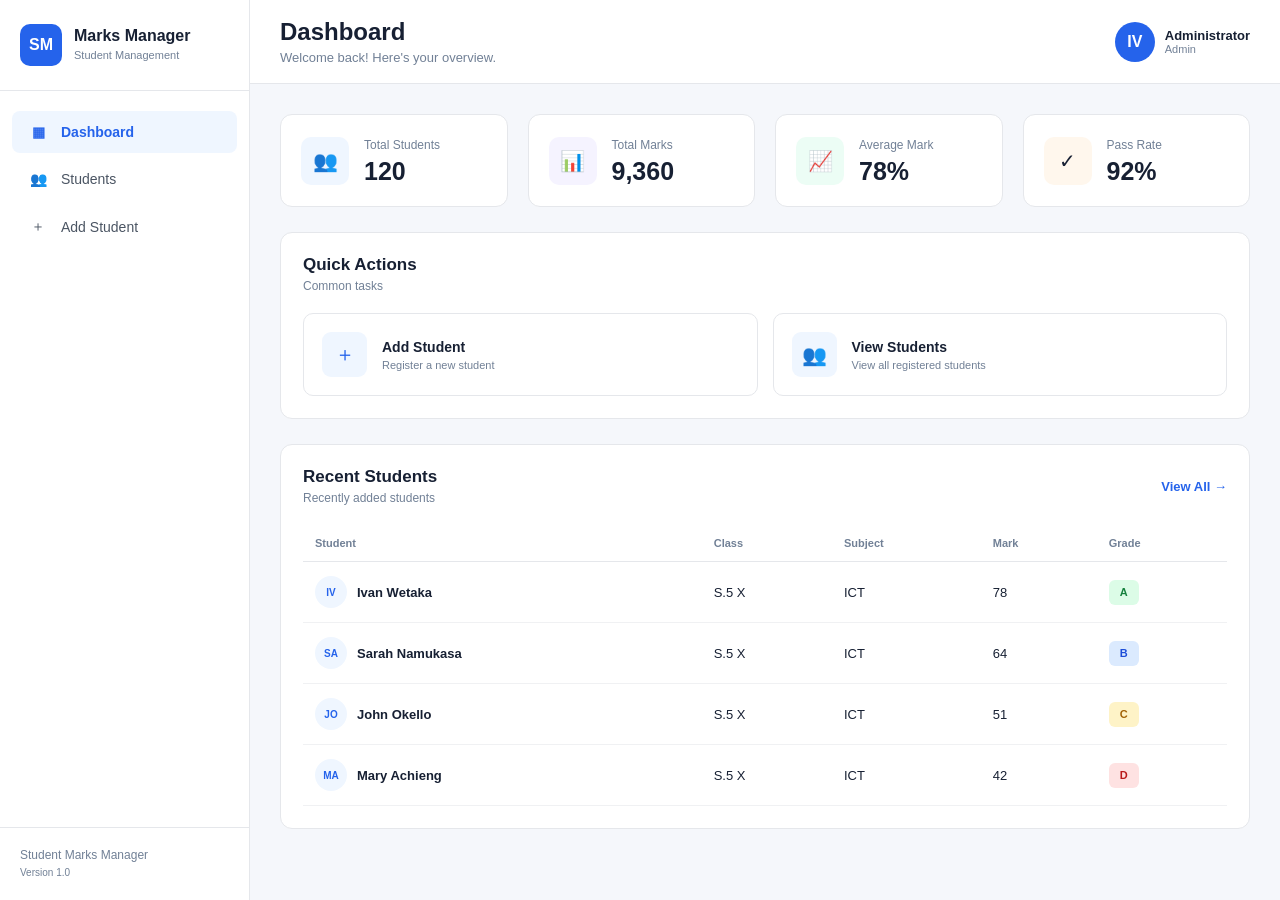
<file: index.html>
<!DOCTYPE html>
<html lang="en">
<head>
    <meta charset="UTF-8">
    <meta name="viewport" content="width=device-width, initial-scale=1.0">

    <title>Student Marks Manager</title>

    <link rel="stylesheet" href="css/style.css">
</head>

<body>

    <!-- Sidebar -->
    <aside class="sidebar" id="sidebar">

        <div class="logo">
            <div class="logo-icon">SM</div>
            <div>
                <h2>Marks Manager</h2>
                <span>Student Management</span>
            </div>
        </div>

        <nav class="navigation">

            <a href="index.html" class="nav-link active">
                <span>▦</span>
                Dashboard
            </a>

            <a href="students.html" class="nav-link">
                <span>👥</span>
                Students
            </a>

            <a href="add-student.html" class="nav-link">
                <span>＋</span>
                Add Student
            </a>

        </nav>

        <div class="sidebar-footer">
            <p>Student Marks Manager</p>
            <small>Version 1.0</small>
        </div>

    </aside>


    <!-- Main Content -->
    <main class="main-content">

        <!-- Top Bar -->
        <header class="topbar">

            <button class="menu-btn" id="menuBtn">
                ☰
            </button>

            <div>
                <h1>Dashboard</h1>
                <p>Welcome back! Here's your overview.</p>
            </div>

            <div class="profile">
                <div class="profile-avatar">IV</div>

                <div class="profile-info">
                    <strong>Administrator</strong>
                    <span>Admin</span>
                </div>
            </div>

        </header>


        <!-- Dashboard -->
        <section class="dashboard">

            <!-- Statistics -->
            <div class="stats-grid">

                <div class="stat-card">
                    <div class="stat-icon students-icon">👥</div>

                    <div>
                        <span>Total Students</span>
                        <h2>120</h2>
                    </div>
                </div>


                <div class="stat-card">
                    <div class="stat-icon marks-icon">📊</div>

                    <div>
                        <span>Total Marks</span>
                        <h2>9,360</h2>
                    </div>
                </div>


                <div class="stat-card">
                    <div class="stat-icon average-icon">📈</div>

                    <div>
                        <span>Average Mark</span>
                        <h2>78%</h2>
                    </div>
                </div>


                <div class="stat-card">
                    <div class="stat-icon pass-icon">✓</div>

                    <div>
                        <span>Pass Rate</span>
                        <h2>92%</h2>
                    </div>
                </div>

            </div>


            <!-- Quick Actions -->
            <section class="section-card">

                <div class="section-header">
                    <div>
                        <h2>Quick Actions</h2>
                        <p>Common tasks</p>
                    </div>
                </div>

                <div class="quick-actions">

                    <a href="add-student.html" class="action-card">
                        <div class="action-icon">＋</div>

                        <div>
                            <h3>Add Student</h3>
                            <p>Register a new student</p>
                        </div>
                    </a>


                    <a href="students.html" class="action-card">
                        <div class="action-icon">👥</div>

                        <div>
                            <h3>View Students</h3>
                            <p>View all registered students</p>
                        </div>
                    </a>

                </div>

            </section>


            <!-- Recent Students -->
            <section class="section-card">

                <div class="section-header">

                    <div>
                        <h2>Recent Students</h2>
                        <p>Recently added students</p>
                    </div>

                    <a href="students.html" class="view-all">
                        View All →
                    </a>

                </div>


                <div class="table-container">

                    <table>

                        <thead>
                            <tr>
                                <th>Student</th>
                                <th>Class</th>
                                <th>Subject</th>
                                <th>Mark</th>
                                <th>Grade</th>
                            </tr>
                        </thead>

                        <tbody>

                            <tr>
                                <td>
                                    <div class="student-cell">
                                        <div class="student-avatar">IV</div>
                                        <span>Ivan Wetaka</span>
                                    </div>
                                </td>

                                <td>S.5 X</td>
                                <td>ICT</td>
                                <td>78</td>

                                <td>
                                    <span class="grade grade-a">A</span>
                                </td>
                            </tr>


                            <tr>
                                <td>
                                    <div class="student-cell">
                                        <div class="student-avatar">SA</div>
                                        <span>Sarah Namukasa</span>
                                    </div>
                                </td>

                                <td>S.5 X</td>
                                <td>ICT</td>
                                <td>64</td>

                                <td>
                                    <span class="grade grade-b">B</span>
                                </td>
                            </tr>


                            <tr>
                                <td>
                                    <div class="student-cell">
                                        <div class="student-avatar">JO</div>
                                        <span>John Okello</span>
                                    </div>
                                </td>

                                <td>S.5 X</td>
                                <td>ICT</td>
                                <td>51</td>

                                <td>
                                    <span class="grade grade-c">C</span>
                                </td>
                            </tr>


                            <tr>
                                <td>
                                    <div class="student-cell">
                                        <div class="student-avatar">MA</div>
                                        <span>Mary Achieng</span>
                                    </div>
                                </td>

                                <td>S.5 X</td>
                                <td>ICT</td>
                                <td>42</td>

                                <td>
                                    <span class="grade grade-d">D</span>
                                </td>
                            </tr>

                        </tbody>

                    </table>

                </div>

            </section>

        </section>

    </main>


    <script>

        const menuBtn = document.getElementById("menuBtn");
        const sidebar = document.getElementById("sidebar");

        menuBtn.addEventListener("click", () => {
            sidebar.classList.toggle("open");
        });

    </script>

</body>
</html>
</file>
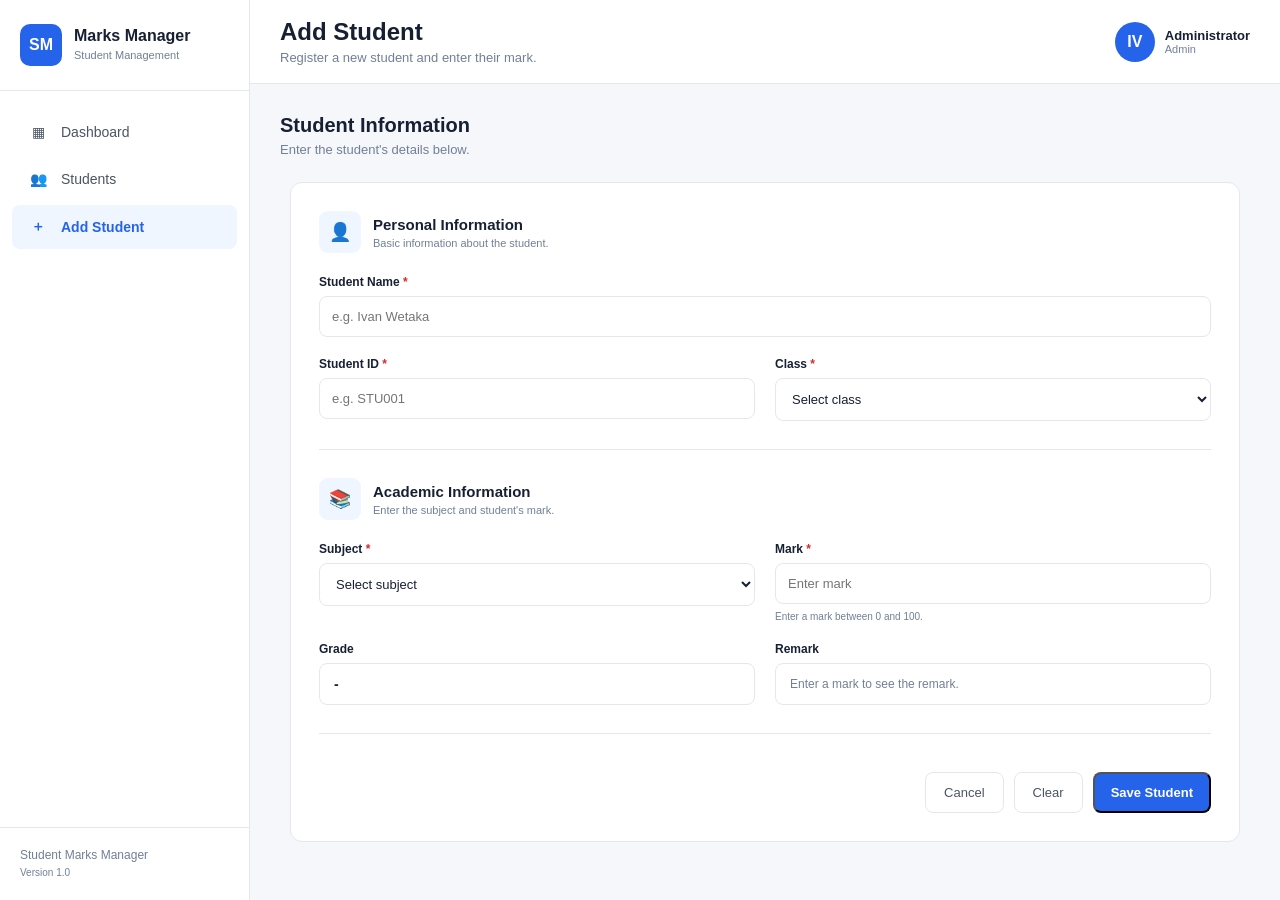
<file: add-student.html>
<!DOCTYPE html>
<html lang="en">
<head>
    <meta charset="UTF-8">
    <meta name="viewport" content="width=device-width, initial-scale=1.0">

    <title>Add Student | Student Marks Manager</title>

    <link rel="stylesheet" href="css/style.css">
</head>

<body>

    <!-- Sidebar -->
    <aside class="sidebar" id="sidebar">

        <div class="logo">

            <div class="logo-icon">
                SM
            </div>

            <div>
                <h2>Marks Manager</h2>
                <span>Student Management</span>
            </div>

        </div>


        <nav class="navigation">

            <a href="index.html" class="nav-link">
                <span>▦</span>
                Dashboard
            </a>

            <a href="students.html" class="nav-link">
                <span>👥</span>
                Students
            </a>

            <a href="add-student.html" class="nav-link active">
                <span>＋</span>
                Add Student
            </a>

        </nav>


        <div class="sidebar-footer">
            <p>Student Marks Manager</p>
            <small>Version 1.0</small>
        </div>

    </aside>


    <!-- Main Content -->
    <main class="main-content">

        <!-- Topbar -->
        <header class="topbar">

            <button class="menu-btn" id="menuBtn">
                ☰
            </button>

            <div>
                <h1>Add Student</h1>
                <p>Register a new student and enter their mark.</p>
            </div>


            <div class="profile">

                <div class="profile-avatar">
                    IV
                </div>

                <div class="profile-info">
                    <strong>Administrator</strong>
                    <span>Admin</span>
                </div>

            </div>

        </header>


        <!-- Page Content -->
        <section class="dashboard">

            <div class="page-heading">

                <div>
                    <h2>Student Information</h2>
                    <p>Enter the student's details below.</p>
                </div>

            </div>


            <!-- Form -->
            <section class="form-card">

                <form id="studentForm">


                    <!-- Personal Information -->

                    <div class="form-section">

                        <div class="form-section-title">

                            <div class="form-section-icon">
                                👤
                            </div>

                            <div>
                                <h3>Personal Information</h3>
                                <p>Basic information about the student.</p>
                            </div>

                        </div>


                        <div class="form-grid">


                            <!-- Student Name -->

                            <div class="form-group full-width">

                                <label for="studentName">
                                    Student Name
                                    <span>*</span>
                                </label>

                                <input
                                    type="text"
                                    id="studentName"
                                    name="studentName"
                                    placeholder="e.g. Ivan Wetaka"
                                    required
                                >

                            </div>


                            <!-- Student ID -->

                            <div class="form-group">

                                <label for="studentId">
                                    Student ID
                                    <span>*</span>
                                </label>

                                <input
                                    type="text"
                                    id="studentId"
                                    name="studentId"
                                    placeholder="e.g. STU001"
                                    required
                                >

                            </div>


                            <!-- Class -->

                            <div class="form-group">

                                <label for="studentClass">
                                    Class
                                    <span>*</span>
                                </label>

                                <select
                                    id="studentClass"
                                    name="studentClass"
                                    required
                                >

                                    <option value="">
                                        Select class
                                    </option>

                                    <option value="S.1">
                                        S.1
                                    </option>

                                    <option value="S.2">
                                        S.2
                                    </option>

                                    <option value="S.3">
                                        S.3
                                    </option>

                                    <option value="S.4">
                                        S.4
                                    </option>

                                    <option value="S.5">
                                        S.5
                                    </option>

                                    <option value="S.6">
                                        S.6
                                    </option>

                                </select>

                            </div>

                        </div>

                    </div>


                    <!-- Academic Information -->

                    <div class="form-section">

                        <div class="form-section-title">

                            <div class="form-section-icon">
                                📚
                            </div>

                            <div>
                                <h3>Academic Information</h3>
                                <p>Enter the subject and student's mark.</p>
                            </div>

                        </div>


                        <div class="form-grid">


                            <!-- Subject -->

                            <div class="form-group">

                                <label for="subject">
                                    Subject
                                    <span>*</span>
                                </label>

                                <select
                                    id="subject"
                                    name="subject"
                                    required
                                >

                                    <option value="">
                                        Select subject
                                    </option>

                                    <option value="Mathematics">
                                        Mathematics
                                    </option>

                                    <option value="ICT">
                                        ICT
                                    </option>

                                    <option value="English">
                                        English
                                    </option>

                                    <option value="Physics">
                                        Physics
                                    </option>

                                    <option value="Biology">
                                        Biology
                                    </option>

                                </select>

                            </div>


                            <!-- Mark -->

                            <div class="form-group">

                                <label for="mark">
                                    Mark
                                    <span>*</span>
                                </label>

                                <input
                                    type="number"
                                    id="mark"
                                    name="mark"
                                    placeholder="Enter mark"
                                    min="0"
                                    max="100"
                                    required
                                >

                                <small>
                                    Enter a mark between 0 and 100.
                                </small>

                            </div>


                            <!-- Grade -->

                            <div class="form-group">

                                <label>
                                    Grade
                                </label>

                                <div
                                    class="grade-preview"
                                    id="gradePreview"
                                >
                                    -
                                </div>

                            </div>


                            <!-- Remark -->

                            <div class="form-group">

                                <label>
                                    Remark
                                </label>

                                <div
                                    class="remark-preview"
                                    id="remarkPreview"
                                >
                                    Enter a mark to see the remark.
                                </div>

                            </div>

                        </div>

                    </div>


                    <!-- Form Buttons -->

                    <div class="form-actions">

                        <button
                            type="button"
                            class="secondary-btn"
                            id="cancelBtn"
                        >
                            Cancel
                        </button>


                        <button
                            type="reset"
                            class="secondary-btn"
                        >
                            Clear
                        </button>


                        <button
                            type="submit"
                            class="primary-btn"
                        >
                            Save Student
                        </button>

                    </div>


                    <!-- Success Message -->

                    <div
                        class="success-message"
                        id="successMessage"
                    >
                        ✓ Student saved successfully!
                    </div>

                </form>

            </section>

        </section>

    </main>


    <script>

        /* =========================
           MOBILE MENU
        ========================= */

        const menuBtn =
            document.getElementById("menuBtn");

        const sidebar =
            document.getElementById("sidebar");


        menuBtn.addEventListener("click", () => {

            sidebar.classList.toggle("open");

        });


        /* =========================
           ELEMENTS
        ========================= */

        const form =
            document.getElementById("studentForm");

        const markInput =
            document.getElementById("mark");

        const gradePreview =
            document.getElementById("gradePreview");

        const remarkPreview =
            document.getElementById("remarkPreview");

        const successMessage =
            document.getElementById("successMessage");

        const cancelBtn =
            document.getElementById("cancelBtn");


        /* =========================
           GRADE CALCULATION
        ========================= */

        function calculateGrade(mark) {

            if (mark === "") {
                return {
                    grade: "-",
                    remark: "Enter a mark to see the remark."
                };
            }


            mark = Number(mark);


            if (mark >= 80) {

                return {
                    grade: "A",
                    remark: "Excellent"
                };

            }


            if (mark >= 70) {

                return {
                    grade: "B",
                    remark: "Very Good"
                };

            }


            if (mark >= 60) {

                return {
                    grade: "C",
                    remark: "Good"
                };

            }


            if (mark >= 50) {

                return {
                    grade: "D",
                    remark: "Pass"
                };

            }


            if (mark >= 40) {

                return {
                    grade: "E",
                    remark: "Weak Pass"
                };

            }


            return {
                grade: "F",
                remark: "Fail"
            };

        }


        /* =========================
           UPDATE GRADE
        ========================= */

        markInput.addEventListener("input", () => {

            const result =
                calculateGrade(markInput.value);


            gradePreview.textContent =
                result.grade;


            remarkPreview.textContent =
                result.remark;


            gradePreview.className =
                "grade-preview";


            if (result.grade !== "-") {

                gradePreview.classList.add(
                    "grade-" +
                    result.grade.toLowerCase()
                );

            }

        });


        /* =========================
           FORM SUBMISSION
        ========================= */

        form.addEventListener("submit", (event) => {

            event.preventDefault();


            successMessage.classList.add("show");


            setTimeout(() => {

                successMessage.classList.remove("show");

            }, 3000);

        });


        /* =========================
           CANCEL
        ========================= */

        cancelBtn.addEventListener("click", () => {

            window.location.href =
                "students.html";

        });

    </script>

</body>
</html>
</file>
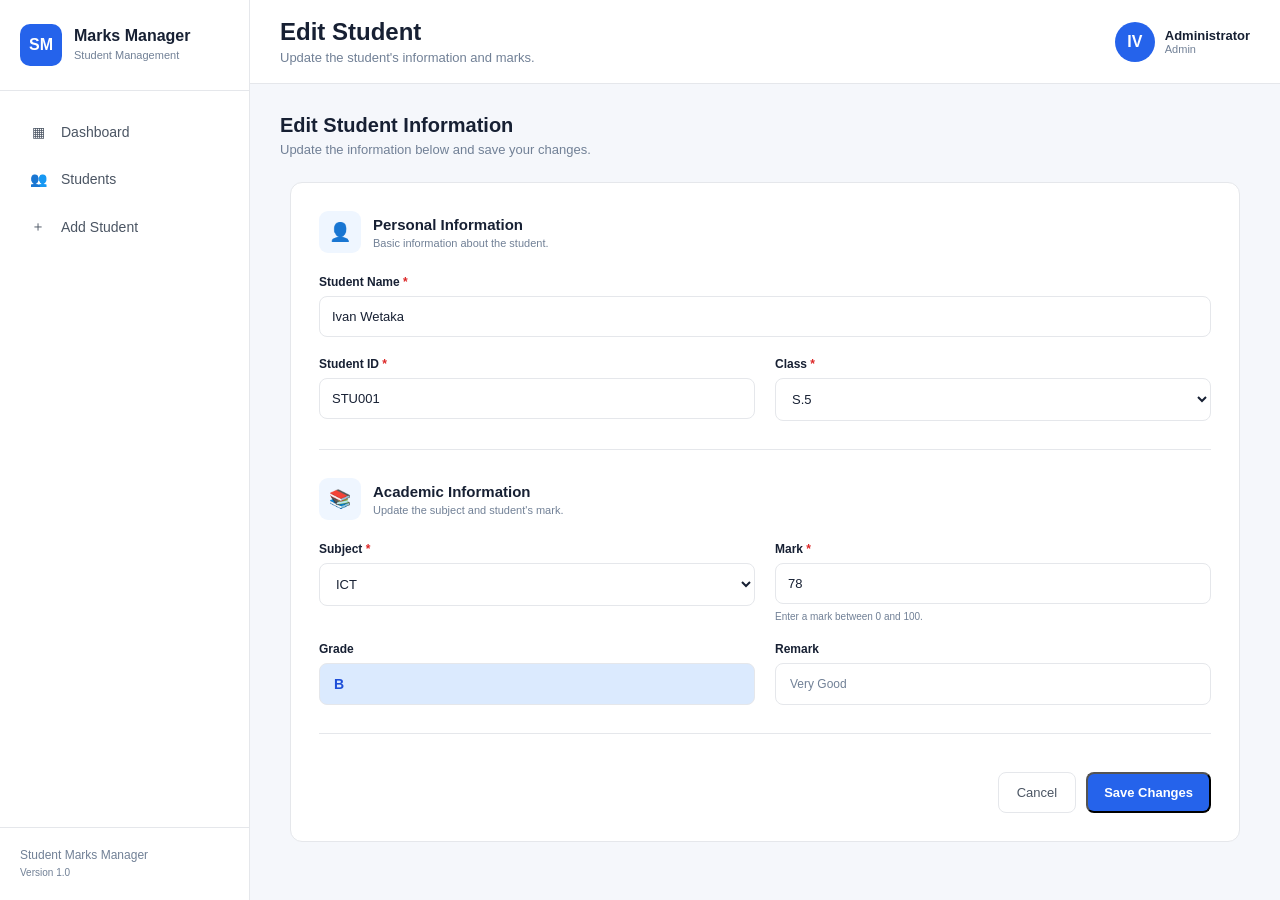
<file: edit-student.html>
<!DOCTYPE html>
<html lang="en">
<head>
    <meta charset="UTF-8">
    <meta name="viewport" content="width=device-width, initial-scale=1.0">

    <title>Edit Student | Student Marks Manager</title>

    <link rel="stylesheet" href="css/style.css">
</head>

<body>

    <!-- Sidebar -->
    <aside class="sidebar" id="sidebar">

        <div class="logo">

            <div class="logo-icon">
                SM
            </div>

            <div>
                <h2>Marks Manager</h2>
                <span>Student Management</span>
            </div>

        </div>


        <nav class="navigation">

            <a href="index.html" class="nav-link">
                <span>▦</span>
                Dashboard
            </a>

            <a href="students.html" class="nav-link">
                <span>👥</span>
                Students
            </a>

            <a href="add-student.html" class="nav-link">
                <span>＋</span>
                Add Student
            </a>

        </nav>


        <div class="sidebar-footer">
            <p>Student Marks Manager</p>
            <small>Version 1.0</small>
        </div>

    </aside>


    <!-- Main Content -->
    <main class="main-content">

        <!-- Topbar -->
        <header class="topbar">

            <button class="menu-btn" id="menuBtn">
                ☰
            </button>

            <div>
                <h1>Edit Student</h1>
                <p>Update the student's information and marks.</p>
            </div>


            <div class="profile">

                <div class="profile-avatar">
                    IV
                </div>

                <div class="profile-info">
                    <strong>Administrator</strong>
                    <span>Admin</span>
                </div>

            </div>

        </header>


        <!-- Content -->
        <section class="dashboard">

            <div class="page-heading">

                <div>
                    <h2>Edit Student Information</h2>
                    <p>Update the information below and save your changes.</p>
                </div>

            </div>


            <!-- Form -->
            <section class="form-card">

                <form id="editStudentForm">


                    <!-- Personal Information -->

                    <div class="form-section">

                        <div class="form-section-title">

                            <div class="form-section-icon">
                                👤
                            </div>

                            <div>
                                <h3>Personal Information</h3>
                                <p>Basic information about the student.</p>
                            </div>

                        </div>


                        <div class="form-grid">


                            <!-- Student Name -->

                            <div class="form-group full-width">

                                <label for="studentName">
                                    Student Name
                                    <span>*</span>
                                </label>

                                <input
                                    type="text"
                                    id="studentName"
                                    value="Ivan Wetaka"
                                    required
                                >

                            </div>


                            <!-- Student ID -->

                            <div class="form-group">

                                <label for="studentId">
                                    Student ID
                                    <span>*</span>
                                </label>

                                <input
                                    type="text"
                                    id="studentId"
                                    value="STU001"
                                    required
                                >

                            </div>


                            <!-- Class -->

                            <div class="form-group">

                                <label for="studentClass">
                                    Class
                                    <span>*</span>
                                </label>

                                <select
                                    id="studentClass"
                                    required
                                >

                                    <option value="">
                                        Select class
                                    </option>

                                    <option value="S.1">
                                        S.1
                                    </option>

                                    <option value="S.2">
                                        S.2
                                    </option>

                                    <option value="S.3">
                                        S.3
                                    </option>

                                    <option value="S.4">
                                        S.4
                                    </option>

                                    <option value="S.5" selected>
                                        S.5
                                    </option>

                                    <option value="S.6">
                                        S.6
                                    </option>

                                </select>

                            </div>

                        </div>

                    </div>


                    <!-- Academic Information -->

                    <div class="form-section">

                        <div class="form-section-title">

                            <div class="form-section-icon">
                                📚
                            </div>

                            <div>
                                <h3>Academic Information</h3>
                                <p>Update the subject and student's mark.</p>
                            </div>

                        </div>


                        <div class="form-grid">


                            <!-- Subject -->

                            <div class="form-group">

                                <label for="subject">
                                    Subject
                                    <span>*</span>
                                </label>

                                <select
                                    id="subject"
                                    required
                                >

                                    <option value="">
                                        Select subject
                                    </option>

                                    <option value="Mathematics">
                                        Mathematics
                                    </option>

                                    <option value="ICT" selected>
                                        ICT
                                    </option>

                                    <option value="English">
                                        English
                                    </option>

                                    <option value="Physics">
                                        Physics
                                    </option>

                                    <option value="Biology">
                                        Biology
                                    </option>

                                </select>

                            </div>


                            <!-- Mark -->

                            <div class="form-group">

                                <label for="mark">
                                    Mark
                                    <span>*</span>
                                </label>

                                <input
                                    type="number"
                                    id="mark"
                                    value="78"
                                    min="0"
                                    max="100"
                                    required
                                >

                                <small>
                                    Enter a mark between 0 and 100.
                                </small>

                            </div>


                            <!-- Grade -->

                            <div class="form-group">

                                <label>
                                    Grade
                                </label>

                                <div
                                    class="grade-preview"
                                    id="gradePreview"
                                >
                                    A
                                </div>

                            </div>


                            <!-- Remark -->

                            <div class="form-group">

                                <label>
                                    Remark
                                </label>

                                <div
                                    class="remark-preview"
                                    id="remarkPreview"
                                >
                                    Excellent
                                </div>

                            </div>

                        </div>

                    </div>


                    <!-- Buttons -->

                    <div class="form-actions">

                        <button
                            type="button"
                            class="secondary-btn"
                            id="cancelBtn"
                        >
                            Cancel
                        </button>


                        <button
                            type="submit"
                            class="primary-btn"
                        >
                            Save Changes
                        </button>

                    </div>


                    <!-- Success -->

                    <div
                        class="success-message"
                        id="successMessage"
                    >
                        ✓ Student information updated successfully!
                    </div>

                </form>

            </section>

        </section>

    </main>


    <script>

        /* =========================
           MOBILE MENU
        ========================= */

        const menuBtn =
            document.getElementById("menuBtn");

        const sidebar =
            document.getElementById("sidebar");


        menuBtn.addEventListener("click", () => {

            sidebar.classList.toggle("open");

        });


        /* =========================
           ELEMENTS
        ========================= */

        const form =
            document.getElementById("editStudentForm");

        const markInput =
            document.getElementById("mark");

        const gradePreview =
            document.getElementById("gradePreview");

        const remarkPreview =
            document.getElementById("remarkPreview");

        const successMessage =
            document.getElementById("successMessage");

        const cancelBtn =
            document.getElementById("cancelBtn");


        /* =========================
           GRADE CALCULATION
        ========================= */

        function calculateGrade(mark) {

            if (mark === "") {

                return {
                    grade: "-",
                    remark: "Enter a mark to see the remark."
                };

            }


            mark = Number(mark);


            if (mark >= 80) {

                return {
                    grade: "A",
                    remark: "Excellent"
                };

            }


            if (mark >= 70) {

                return {
                    grade: "B",
                    remark: "Very Good"
                };

            }


            if (mark >= 60) {

                return {
                    grade: "C",
                    remark: "Good"
                };

            }


            if (mark >= 50) {

                return {
                    grade: "D",
                    remark: "Pass"
                };

            }


            if (mark >= 40) {

                return {
                    grade: "E",
                    remark: "Weak Pass"
                };

            }


            return {
                grade: "F",
                remark: "Fail"
            };

        }


        /* =========================
           UPDATE GRADE
        ========================= */

        function updateGrade() {

            const result =
                calculateGrade(markInput.value);


            gradePreview.textContent =
                result.grade;

            remarkPreview.textContent =
                result.remark;


            gradePreview.className =
                "grade-preview";


            if (result.grade !== "-") {

                gradePreview.classList.add(
                    "grade-" +
                    result.grade.toLowerCase()
                );

            }

        }


        markInput.addEventListener(
            "input",
            updateGrade
        );


        /* =========================
           INITIAL GRADE
        ========================= */

        updateGrade();


        /* =========================
           SAVE CHANGES
        ========================= */

        form.addEventListener("submit", (event) => {

            event.preventDefault();


            successMessage.classList.add("show");


            setTimeout(() => {

                successMessage.classList.remove("show");

            }, 3000);

        });


        /* =========================
           CANCEL
        ========================= */

        cancelBtn.addEventListener("click", () => {

            window.location.href =
                "students.html";

        });

    </script>

</body>
</html>
</file>
<file: css/style.css>
* {
    margin: 0;
    padding: 0;
    box-sizing: border-box;
}

:root {
    --primary: #2563eb;
    --primary-dark: #1d4ed8;
    --background: #f5f7fb;
    --white: #ffffff;
    --text: #172033;
    --muted: #718096;
    --border: #e5e7eb;
}

body {
    font-family: Arial, Helvetica, sans-serif;
    background: var(--background);
    color: var(--text);
    min-height: 100vh;
}


/* =========================
   SIDEBAR
========================= */

.sidebar {
    width: 250px;
    height: 100vh;
    position: fixed;
    left: 0;
    top: 0;

    background: var(--white);
    border-right: 1px solid var(--border);

    display: flex;
    flex-direction: column;

    z-index: 1000;
}

.logo {
    display: flex;
    align-items: center;
    gap: 12px;

    padding: 24px 20px;

    border-bottom: 1px solid var(--border);
}

.logo-icon {
    width: 42px;
    height: 42px;

    display: flex;
    align-items: center;
    justify-content: center;

    background: var(--primary);
    color: white;

    border-radius: 10px;

    font-weight: bold;
}

.logo h2 {
    font-size: 16px;
}

.logo span {
    font-size: 11px;
    color: var(--muted);
}


/* Navigation */

.navigation {
    padding: 20px 12px;
}

.nav-link {
    display: flex;
    align-items: center;
    gap: 12px;

    text-decoration: none;
    color: #4b5563;

    padding: 13px 15px;

    border-radius: 8px;

    margin-bottom: 5px;

    font-size: 14px;
}

.nav-link span {
    width: 22px;
    text-align: center;
}

.nav-link:hover {
    background: #f1f5f9;
    color: var(--primary);
}

.nav-link.active {
    background: #eff6ff;
    color: var(--primary);
    font-weight: 600;
}

.sidebar-footer {
    margin-top: auto;
    padding: 20px;
    border-top: 1px solid var(--border);
    color: var(--muted);
}

.sidebar-footer p {
    font-size: 12px;
}

.sidebar-footer small {
    font-size: 10px;
}


/* =========================
   MAIN CONTENT
========================= */

.main-content {
    margin-left: 250px;
    min-height: 100vh;
}


/* Topbar */

.topbar {
    min-height: 80px;

    background: var(--white);
    border-bottom: 1px solid var(--border);

    padding: 18px 30px;

    display: flex;
    align-items: center;
}

.topbar h1 {
    font-size: 24px;
    margin-bottom: 4px;
}

.topbar p {
    color: var(--muted);
    font-size: 13px;
}

.profile {
    margin-left: auto;

    display: flex;
    align-items: center;
    gap: 10px;
}

.profile-avatar {
    width: 40px;
    height: 40px;

    border-radius: 50%;

    background: var(--primary);
    color: white;

    display: flex;
    align-items: center;
    justify-content: center;

    font-weight: bold;
}

.profile-info {
    display: flex;
    flex-direction: column;
}

.profile-info strong {
    font-size: 13px;
}

.profile-info span {
    color: var(--muted);
    font-size: 11px;
}


/* Mobile menu */

.menu-btn {
    display: none;

    border: none;
    background: transparent;

    font-size: 24px;

    cursor: pointer;

    margin-right: 15px;
}


/* =========================
   DASHBOARD
========================= */

.dashboard {
    padding: 30px;
}


/* Statistics */

.stats-grid {
    display: grid;

    grid-template-columns: repeat(4, 1fr);

    gap: 20px;

    margin-bottom: 25px;
}

.stat-card {
    background: var(--white);

    border: 1px solid var(--border);

    border-radius: 12px;

    padding: 20px;

    display: flex;
    align-items: center;

    gap: 15px;
}

.stat-icon {
    width: 48px;
    height: 48px;

    border-radius: 10px;

    display: flex;
    align-items: center;
    justify-content: center;

    font-size: 20px;
}

.students-icon {
    background: #eff6ff;
}

.marks-icon {
    background: #f5f3ff;
}

.average-icon {
    background: #ecfdf5;
}

.pass-icon {
    background: #fff7ed;
}

.stat-card span {
    color: var(--muted);
    font-size: 12px;
}

.stat-card h2 {
    font-size: 25px;
    margin-top: 4px;
}


/* =========================
   SECTION CARDS
========================= */

.section-card {
    background: var(--white);

    border: 1px solid var(--border);

    border-radius: 12px;

    padding: 22px;

    margin-bottom: 25px;
}

.section-header {
    display: flex;
    align-items: center;
    justify-content: space-between;

    margin-bottom: 20px;
}

.section-header h2 {
    font-size: 17px;
}

.section-header p {
    color: var(--muted);
    font-size: 12px;

    margin-top: 4px;
}

.view-all {
    color: var(--primary);
    text-decoration: none;
    font-size: 13px;
    font-weight: 600;
}


/* =========================
   QUICK ACTIONS
========================= */

.quick-actions {
    display: grid;

    grid-template-columns: repeat(2, 1fr);

    gap: 15px;
}

.action-card {
    display: flex;
    align-items: center;

    gap: 15px;

    padding: 18px;

    border: 1px solid var(--border);

    border-radius: 10px;

    text-decoration: none;

    color: var(--text);

    transition: 0.2s;
}

.action-card:hover {
    border-color: var(--primary);
    transform: translateY(-2px);
}

.action-icon {
    width: 45px;
    height: 45px;

    display: flex;
    align-items: center;
    justify-content: center;

    background: #eff6ff;

    color: var(--primary);

    border-radius: 9px;

    font-size: 20px;
}

.action-card h3 {
    font-size: 14px;
    margin-bottom: 4px;
}

.action-card p {
    color: var(--muted);
    font-size: 11px;
}


/* =========================
   TABLE
========================= */

.table-container {
    overflow-x: auto;
}

table {
    width: 100%;
    border-collapse: collapse;
}

th {
    text-align: left;

    color: var(--muted);

    font-size: 11px;

    font-weight: 600;

    padding: 12px;

    border-bottom: 1px solid var(--border);
}

td {
    padding: 14px 12px;

    border-bottom: 1px solid #f0f1f3;

    font-size: 13px;
}

.student-cell {
    display: flex;
    align-items: center;
    gap: 10px;

    font-weight: 600;
}

.student-avatar {
    width: 32px;
    height: 32px;

    border-radius: 50%;

    background: #eff6ff;
    color: var(--primary);

    display: flex;
    align-items: center;
    justify-content: center;

    font-size: 10px;
    font-weight: bold;
}


/* Grades */

.grade {
    display: inline-flex;

    align-items: center;
    justify-content: center;

    width: 30px;
    height: 25px;

    border-radius: 6px;

    font-size: 11px;

    font-weight: bold;
}

.grade-a {
    background: #dcfce7;
    color: #15803d;
}

.grade-b {
    background: #dbeafe;
    color: #1d4ed8;
}

.grade-c {
    background: #fef3c7;
    color: #a16207;
}

.grade-d {
    background: #fee2e2;
    color: #b91c1c;
}


/* =========================
   RESPONSIVE
========================= */

@media (max-width: 1000px) {

    .stats-grid {
        grid-template-columns: repeat(2, 1fr);
    }

}


@media (max-width: 700px) {

    .sidebar {
        transform: translateX(-100%);
        transition: 0.3s;
    }

    .sidebar.open {
        transform: translateX(0);
    }

    .main-content {
        margin-left: 0;
    }

    .menu-btn {
        display: block;
    }

    .profile-info {
        display: none;
    }

    .dashboard {
        padding: 20px;
    }

    .stats-grid {
        grid-template-columns: 1fr;
    }

    .quick-actions {
        grid-template-columns: 1fr;
    }

    .topbar {
        padding: 15px 20px;
    }

    .topbar h1 {
        font-size: 20px;
    }

}
/* =========================
   STUDENTS PAGE
========================= */

.page-heading {
    display: flex;
    align-items: center;
    justify-content: space-between;

    margin-bottom: 25px;
}

.page-heading h2 {
    font-size: 20px;
}

.page-heading p {
    color: var(--muted);
    font-size: 13px;
    margin-top: 5px;
}

.primary-btn {
    display: inline-flex;
    align-items: center;
    justify-content: center;

    padding: 11px 16px;

    background: var(--primary);
    color: white;

    border-radius: 8px;

    text-decoration: none;

    font-size: 13px;
    font-weight: 600;

    transition: 0.2s;
}

.primary-btn:hover {
    background: var(--primary-dark);
}


/* Filters */

.filters {
    display: flex;
    gap: 12px;
}

.search-box {
    flex: 1;

    display: flex;
    align-items: center;

    gap: 8px;

    border: 1px solid var(--border);

    border-radius: 8px;

    padding: 0 12px;
}

.search-box span {
    font-size: 14px;
}

.search-box input {
    width: 100%;

    border: none;
    outline: none;

    padding: 12px 0;

    font-size: 13px;
}

.filters select {
    min-width: 150px;

    border: 1px solid var(--border);

    border-radius: 8px;

    padding: 0 12px;

    background: white;

    color: var(--text);

    outline: none;

    font-size: 13px;

    cursor: pointer;
}


/* Table actions */

.table-actions {
    display: flex;
    gap: 6px;
}

.edit-btn,
.delete-btn {
    border: none;

    padding: 7px 10px;

    border-radius: 6px;

    font-size: 11px;

    cursor: pointer;
}

.edit-btn {
    background: #eff6ff;
    color: var(--primary);
}

.delete-btn {
    background: #fef2f2;
    color: #dc2626;
}

.edit-btn:hover {
    background: #dbeafe;
}

.delete-btn:hover {
    background: #fee2e2;
}


/* Responsive */

@media (max-width: 700px) {

    .page-heading {
        align-items: flex-start;
        gap: 15px;
        flex-direction: column;
    }

    .filters {
        flex-direction: column;
    }

    .filters select {
        height: 42px;
    }

}
/* =========================
   FORM PAGE
========================= */

.form-card {
    background: var(--white);

    border: 1px solid var(--border);

    border-radius: 12px;

    padding: 28px;

    max-width: 950px;

    margin: 0 auto;
}


/* Form Sections */

.form-section {
    padding-bottom: 28px;

    margin-bottom: 28px;

    border-bottom: 1px solid var(--border);
}

.form-section:last-of-type {
    border-bottom: none;

    margin-bottom: 0;
}

.form-section-title {
    display: flex;

    align-items: center;

    gap: 12px;

    margin-bottom: 22px;
}

.form-section-icon {
    width: 42px;
    height: 42px;

    display: flex;

    align-items: center;
    justify-content: center;

    background: #eff6ff;

    border-radius: 9px;

    font-size: 18px;
}

.form-section-title h3 {
    font-size: 15px;
}

.form-section-title p {
    color: var(--muted);

    font-size: 11px;

    margin-top: 4px;
}


/* Form Grid */

.form-grid {
    display: grid;

    grid-template-columns: repeat(2, 1fr);

    gap: 20px;
}

.form-group {
    display: flex;

    flex-direction: column;

    gap: 7px;
}

.form-group.full-width {
    grid-column: 1 / -1;
}

.form-group label {
    font-size: 12px;

    font-weight: 600;
}

.form-group label span {
    color: #dc2626;
}

.form-group input,
.form-group select {
    width: 100%;

    padding: 12px;

    border: 1px solid var(--border);

    border-radius: 8px;

    outline: none;

    background: white;

    color: var(--text);

    font-size: 13px;

    transition: 0.2s;
}

.form-group input:focus,
.form-group select:focus {
    border-color: var(--primary);

    box-shadow:
        0 0 0 3px rgba(37, 99, 235, 0.08);
}

.form-group small {
    color: var(--muted);

    font-size: 10px;
}


/* Grade Preview */

.grade-preview {
    height: 42px;

    display: flex;

    align-items: center;

    padding: 0 14px;

    border: 1px solid var(--border);

    border-radius: 8px;

    font-size: 14px;

    font-weight: bold;
}

.grade-preview.grade-a {
    background: #dcfce7;

    color: #15803d;
}

.grade-preview.grade-b {
    background: #dbeafe;

    color: #1d4ed8;
}

.grade-preview.grade-c {
    background: #fef3c7;

    color: #a16207;
}

.grade-preview.grade-d {
    background: #ffedd5;

    color: #c2410c;
}

.grade-preview.grade-e {
    background: #fee2e2;

    color: #b91c1c;
}

.grade-preview.grade-f {
    background: #f3f4f6;

    color: #374151;
}


/* Remark */

.remark-preview {
    min-height: 42px;

    display: flex;

    align-items: center;

    padding: 10px 14px;

    border: 1px solid var(--border);

    border-radius: 8px;

    color: var(--muted);

    font-size: 12px;
}


/* Form Buttons */

.form-actions {
    display: flex;

    justify-content: flex-end;

    gap: 10px;

    padding-top: 10px;
}

.secondary-btn {
    border: 1px solid var(--border);

    background: white;

    color: #4b5563;

    padding: 11px 18px;

    border-radius: 8px;

    cursor: pointer;

    font-size: 13px;
}

.secondary-btn:hover {
    background: #f8fafc;
}


/* Success */

.success-message {
    display: none;

    margin-top: 18px;

    padding: 12px 15px;

    border-radius: 8px;

    background: #dcfce7;

    color: #15803d;

    font-size: 13px;

    font-weight: 600;
}

.success-message.show {
    display: block;
}


/* Mobile */

@media (max-width: 700px) {

    .form-card {
        padding: 20px;
    }

    .form-grid {
        grid-template-columns: 1fr;
    }

    .form-group.full-width {
        grid-column: auto;
    }

    .form-actions {
        flex-direction: column-reverse;
    }

    .form-actions button,
    .form-actions .primary-btn {
        width: 100%;
    }

}
.table-actions .edit-btn {
    display: inline-flex;
    align-items: center;
    justify-content: center;

    text-decoration: none;
}
</file>
